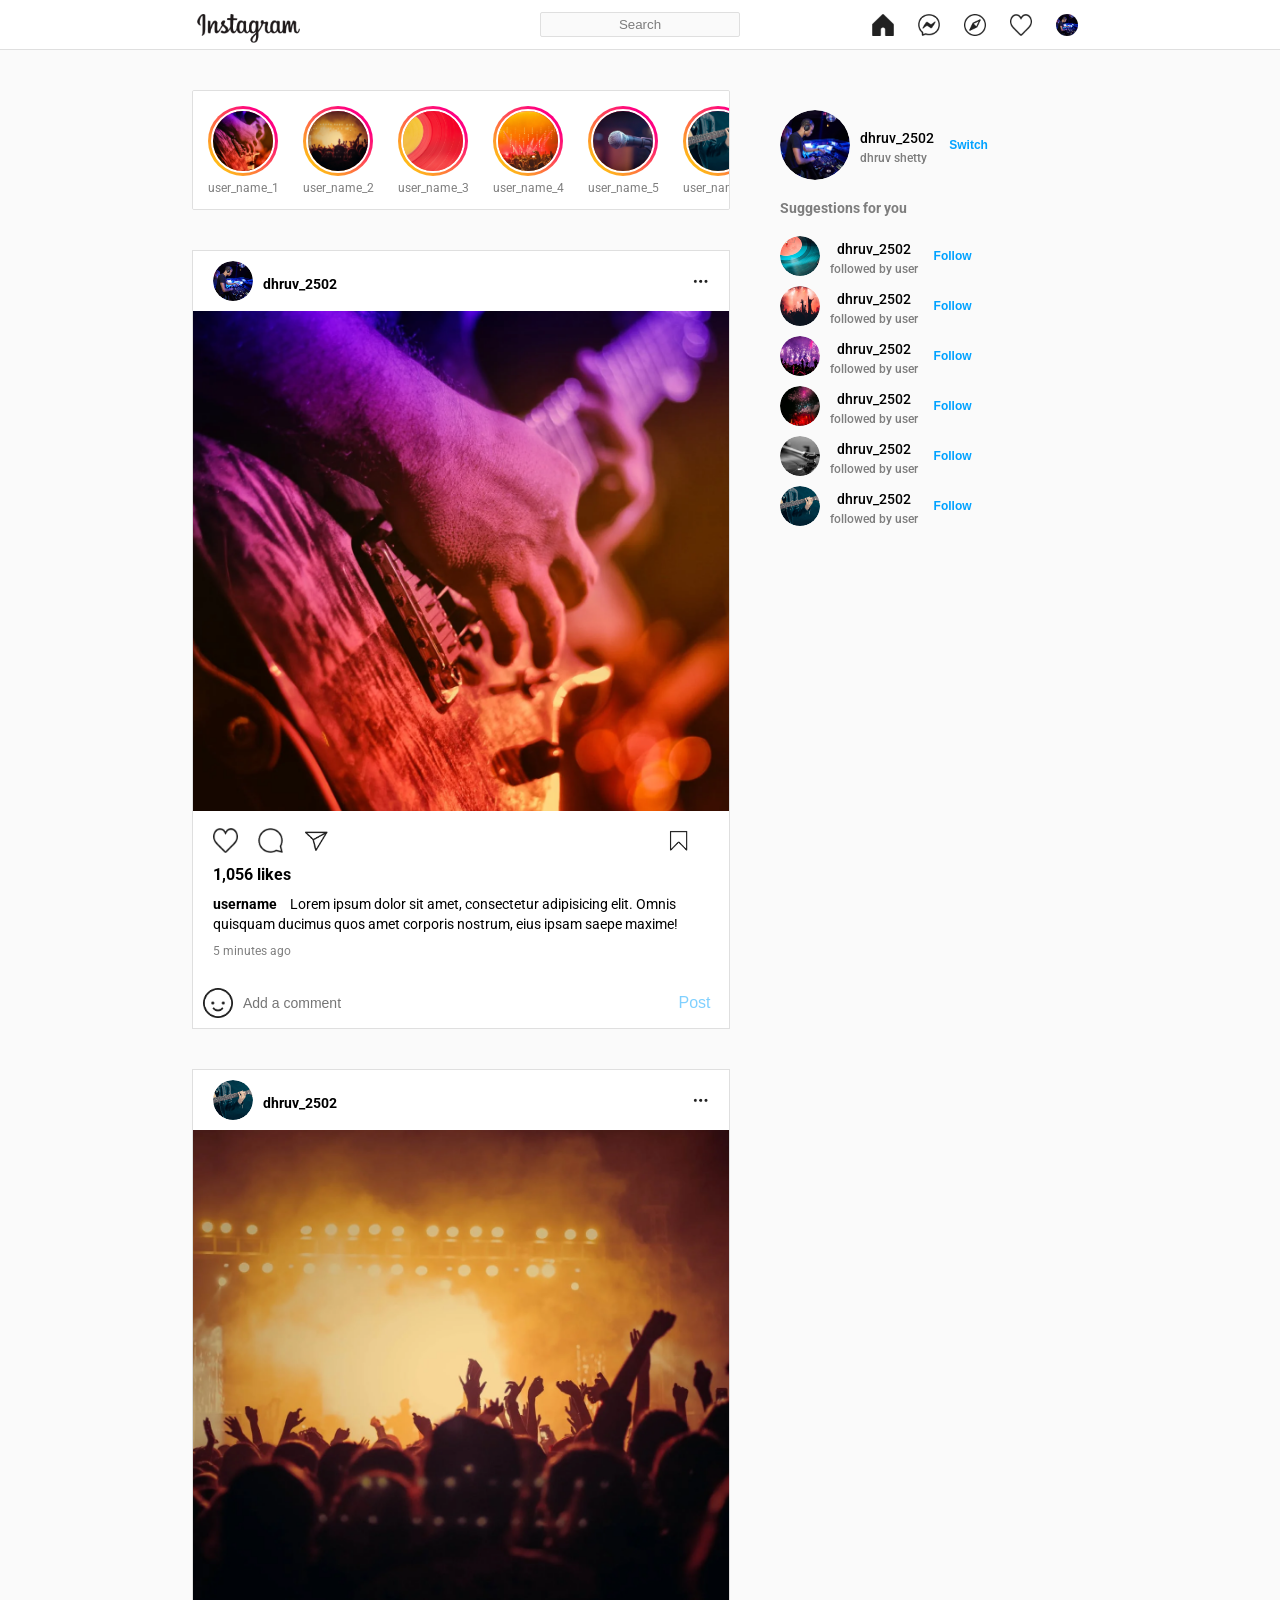
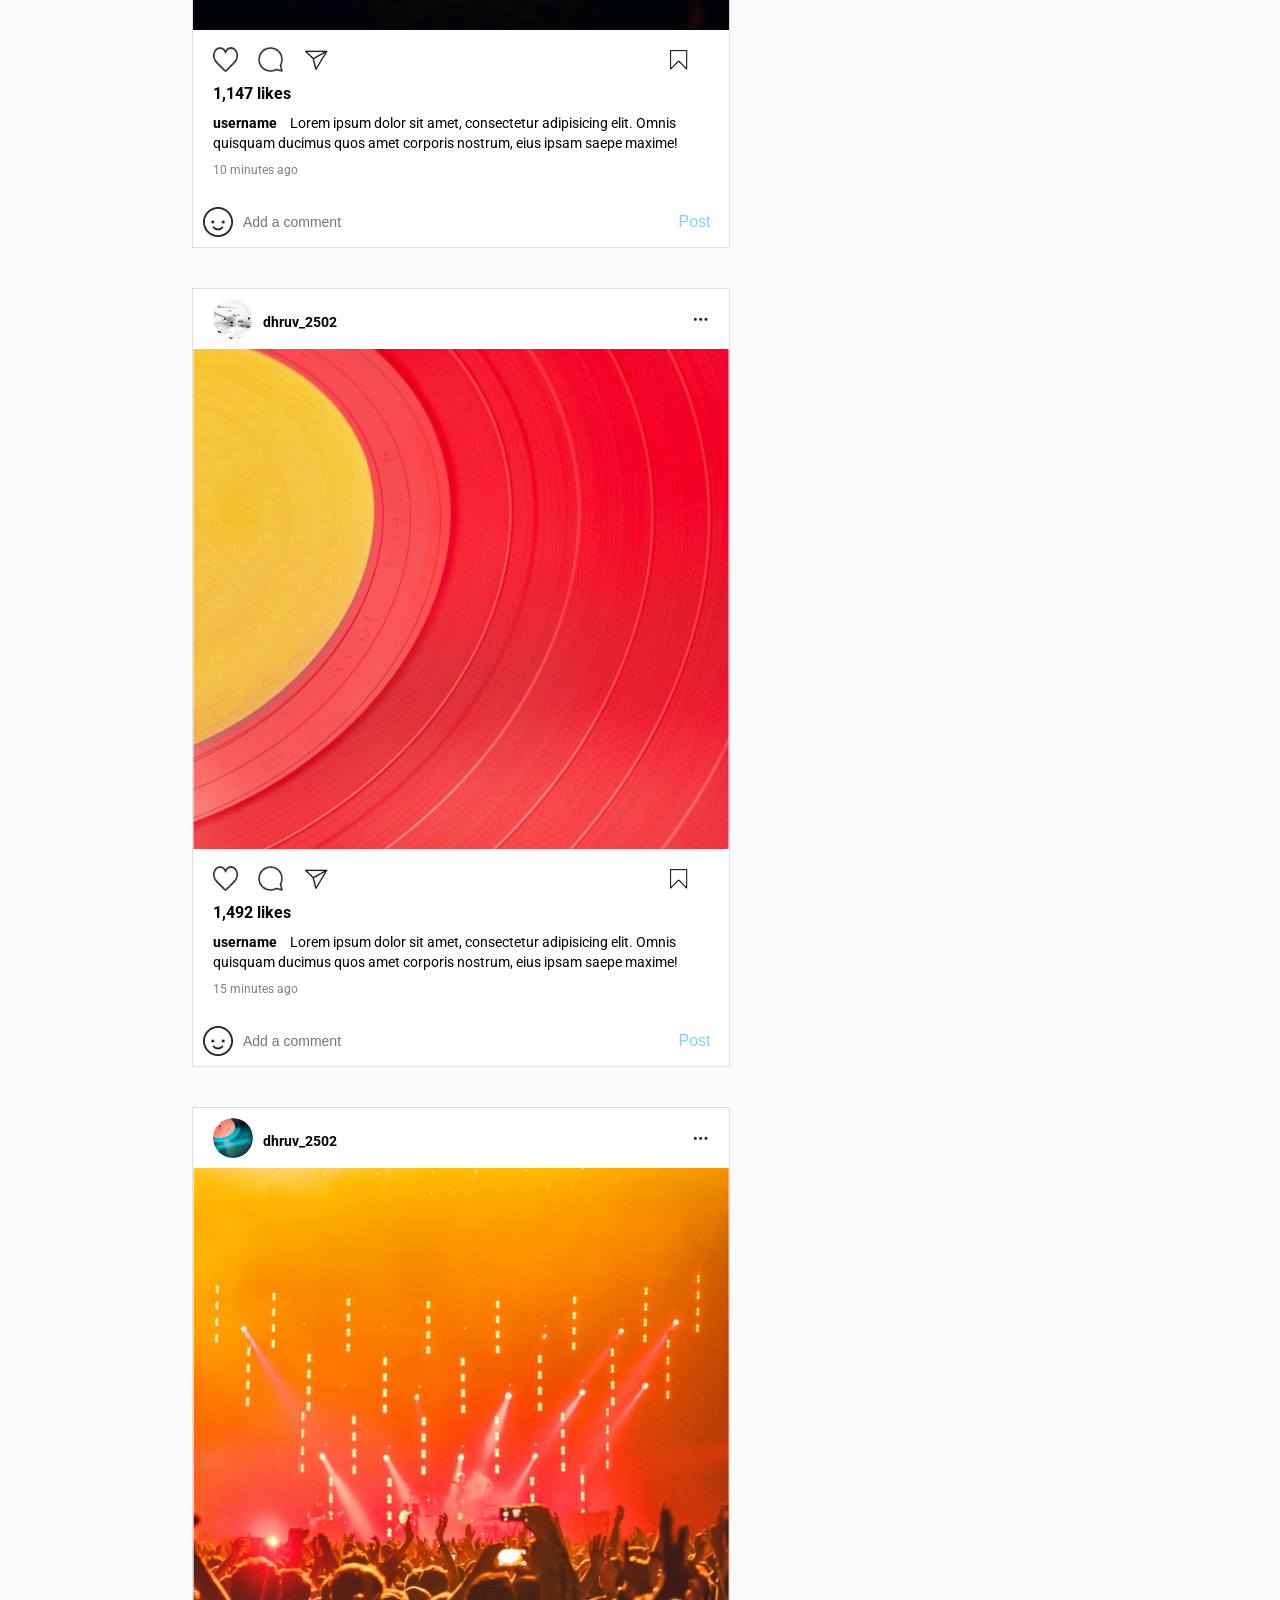
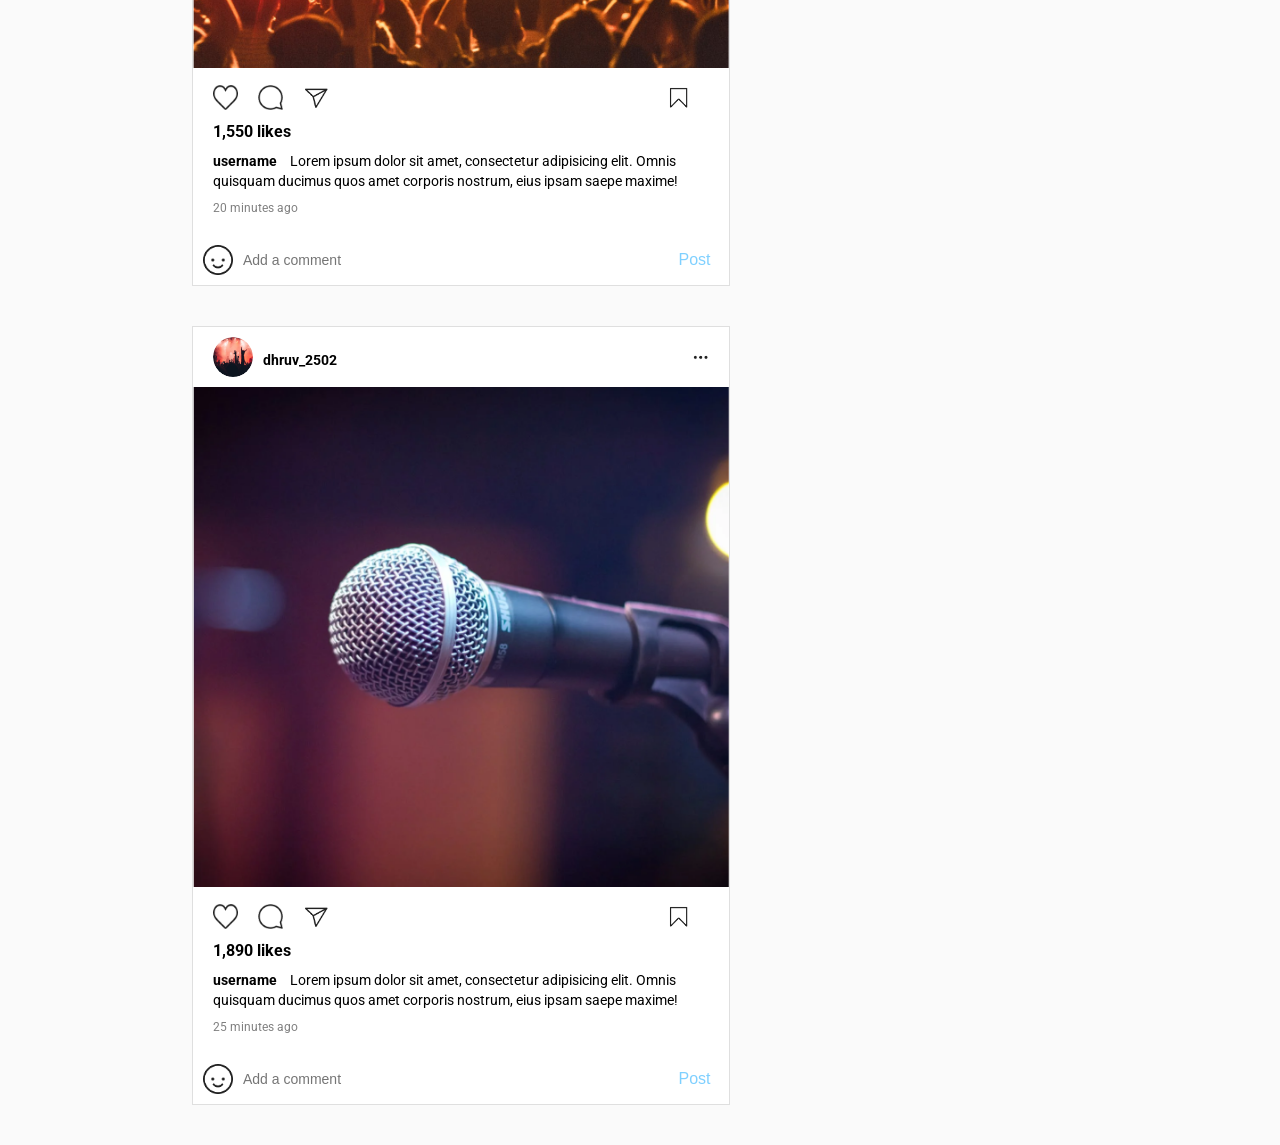
<file: Instagram UI Clone/Instagram UI Clone 2/index.html>
<!DOCTYPE html>
<html lang="en">
<head>
    <meta charset="UTF-8">
    <meta http-equiv="X-UA-Compatible" content="IE=edge">
    <meta name="viewport" content="width=device-width, initial-scale=1.0">
    <link rel="stylesheet" href="style.css">
    <title>Instagram UI Clone</title>
</head>
<body>
    <nav class="navbar">
        <div class="nav-wrapper">
            <img src="img/logo.PNG" class="brand-img" alt="">
            <input type="text" class="search-box" placeholder="search">
            <div class="nav-items">
                <img src="img/home.PNG" class="icon" alt="">
                <img src="img/messenger.PNG" class="icon" alt="">
                <img src="img/explore.PNG" class="icon" alt="">
                <img src="img/like.PNG" class="icon" alt="">
                <div class="icon user-profile"></div>
            </div>
        </div>
    </nav>

    <section class="main">
        <div class="wrapper">
            <div class="left-col">
                <div class="status-wrapper">
                    <div class="status-card">
                        <div class="profile-pic"><img src="img/cover 1.png" alt=""></div>
                        <p class="username">user_name_1</p>
                    </div>
                    <div class="status-card">
                        <div class="profile-pic"><img src="img/cover 2.png" alt=""></div>
                        <p class="username">user_name_2</p>
                    </div>
                    <div class="status-card">
                        <div class="profile-pic"><img src="img/cover 3.png" alt=""></div>
                        <p class="username">user_name_3</p>
                    </div>
                    <div class="status-card">
                        <div class="profile-pic"><img src="img/cover 4.png" alt=""></div>
                        <p class="username">user_name_4</p>
                    </div>
                    <div class="status-card">
                        <div class="profile-pic"><img src="img/cover 5.png" alt=""></div>
                        <p class="username">user_name_5</p>
                    </div>
                    <div class="status-card">
                        <div class="profile-pic"><img src="img/cover 7.png" alt=""></div>
                        <p class="username">user_name_6</p>
                    </div>
                    <div class="status-card">
                        <div class="profile-pic"><img src="img/cover 8.png" alt=""></div>
                        <p class="username">user_name_7</p>
                    </div>
                    <div class="status-card">
                        <div class="profile-pic"><img src="img/cover 9.png" alt=""></div>
                        <p class="username">user_name_8</p>
                    </div>
                </div>

            <div class="post">
                <div class="info">
                    <div class="user">
                        <div class="profile-pic"><img src="img/cover 6.png" alt=""></div>
                        <p class="username">dhruv_2502</p>
                    </div>
                    <img src="img/option.PNG" class="options" alt="">
                </div>
            <img src="img/cover 1.png" class="post-image" alt="">
            <div class="post-content">
                <div class="reaction-wrapper">
                    <img src="img/like.PNG" class="icon" alt="">
                    <img src="img/comment.PNG" class="icon" alt="">
                    <img src="img/send.PNG" class="icon" alt="">
                    <img src="img/save.PNG" class="save icon" alt="">
                </div>
                <p class="likes">1,056 likes</p>
                <p class="description"><span>username </span>Lorem ipsum dolor sit amet, consectetur adipisicing elit. Omnis quisquam ducimus quos amet corporis nostrum, eius ipsam saepe maxime!</p>
                <p class="post-time">5 minutes ago</p>
            </div>
            <div class="comment-wrapper">
                <img src="img/smile.PNG" class="icon" alt="">
                <input type="text" class="comment-box" placeholder="Add a comment">
                <button class="comment-btn">post</button>
            </div>
        </div>

        <div class="post">
            <div class="info">
                <div class="user">
                    <div class="profile-pic"><img src="img/cover 7.png" alt=""></div>
                    <p class="username">dhruv_2502</p>
                </div>
                <img src="img/option.PNG" class="options" alt="">
            </div>
        <img src="img/cover 2.png" class="post-image" alt="">
        <div class="post-content">
            <div class="reaction-wrapper">
                <img src="img/like.PNG" class="icon" alt="">
                <img src="img/comment.PNG" class="icon" alt="">
                <img src="img/send.PNG" class="icon" alt="">
                <img src="img/save.PNG" class="save icon" alt="">
            </div>
            <p class="likes">1,147 likes</p>
            <p class="description"><span>username </span>Lorem ipsum dolor sit amet, consectetur adipisicing elit. Omnis quisquam ducimus quos amet corporis nostrum, eius ipsam saepe maxime!</p>
            <p class="post-time">10 minutes ago</p>
        </div>
        <div class="comment-wrapper">
            <img src="img/smile.PNG" class="icon" alt="">
            <input type="text" class="comment-box" placeholder="Add a comment">
            <button class="comment-btn">post</button>
        </div>
    </div>

    <div class="post">
        <div class="info">
            <div class="user">
                <div class="profile-pic"><img src="img/cover 8.png" alt=""></div>
                <p class="username">dhruv_2502</p>
            </div>
            <img src="img/option.PNG" class="options" alt="">
        </div>
    <img src="img/cover 3.png" class="post-image" alt="">
    <div class="post-content">
        <div class="reaction-wrapper">
            <img src="img/like.PNG" class="icon" alt="">
            <img src="img/comment.PNG" class="icon" alt="">
            <img src="img/send.PNG" class="icon" alt="">
            <img src="img/save.PNG" class="save icon" alt="">
        </div>
        <p class="likes">1,492 likes</p>
        <p class="description"><span>username </span>Lorem ipsum dolor sit amet, consectetur adipisicing elit. Omnis quisquam ducimus quos amet corporis nostrum, eius ipsam saepe maxime!</p>
        <p class="post-time">15 minutes ago</p>
    </div>
    <div class="comment-wrapper">
        <img src="img/smile.PNG" class="icon" alt="">
        <input type="text" class="comment-box" placeholder="Add a comment">
        <button class="comment-btn">post</button>
    </div>
</div>

<div class="post">
    <div class="info">
        <div class="user">
            <div class="profile-pic"><img src="img/cover 9.png" alt=""></div>
            <p class="username">dhruv_2502</p>
        </div>
        <img src="img/option.PNG" class="options" alt="">
    </div>
<img src="img/cover 4.png" class="post-image" alt="">
<div class="post-content">
    <div class="reaction-wrapper">
        <img src="img/like.PNG" class="icon" alt="">
        <img src="img/comment.PNG" class="icon" alt="">
        <img src="img/send.PNG" class="icon" alt="">
        <img src="img/save.PNG" class="save icon" alt="">
    </div>
    <p class="likes">1,550 likes</p>
    <p class="description"><span>username </span>Lorem ipsum dolor sit amet, consectetur adipisicing elit. Omnis quisquam ducimus quos amet corporis nostrum, eius ipsam saepe maxime!</p>
    <p class="post-time">20 minutes ago</p>
</div>
<div class="comment-wrapper">
    <img src="img/smile.PNG" class="icon" alt="">
    <input type="text" class="comment-box" placeholder="Add a comment">
    <button class="comment-btn">post</button>
</div>
</div>

<div class="post">
    <div class="info">
        <div class="user">
            <div class="profile-pic"><img src="img/cover 10.png" alt=""></div>
            <p class="username">dhruv_2502</p>
        </div>
        <img src="img/option.PNG" class="options" alt="">
    </div>
<img src="img/cover 5.png" class="post-image" alt="">
<div class="post-content">
    <div class="reaction-wrapper">
        <img src="img/like.PNG" class="icon" alt="">
        <img src="img/comment.PNG" class="icon" alt="">
        <img src="img/send.PNG" class="icon" alt="">
        <img src="img/save.PNG" class="save icon" alt="">
    </div>
    <p class="likes">1,890 likes</p>
    <p class="description"><span>username </span>Lorem ipsum dolor sit amet, consectetur adipisicing elit. Omnis quisquam ducimus quos amet corporis nostrum, eius ipsam saepe maxime!</p>
    <p class="post-time">25 minutes ago</p>
</div>
<div class="comment-wrapper">
    <img src="img/smile.PNG" class="icon" alt="">
    <input type="text" class="comment-box" placeholder="Add a comment">
    <button class="comment-btn">post</button>
</div>
</div>
    </div>

            <div class="right-col">
                <div class="profile-card">
                    <div class="profile-pic">
                        <img src="img/cover 6.png" alt="">
                    </div>
                    <div>
                        <p class="username">dhruv_2502</p>
                        <p class="sub-text">dhruv shetty</p>
                    </div>
                    <button class="action-btn">switch</button>
                </div>
                <p class="suggestion-text">Suggestions for you</p>
                <div class="profile-card">
                    <div class="profile-pic">
                        <img src="img/cover 9.png" alt="">
                    </div>
                    <div>
                        <p class="username">dhruv_2502</p>
                        <p class="sub-text">followed by user</p>
                    </div>
                    <button class="action-btn">follow</button>
                </div>
                
                <div class="profile-card">
                    <div class="profile-pic">
                        <img src="img/cover 10.png" alt="">
                    </div>
                    <div>
                        <p class="username">dhruv_2502</p>
                        <p class="sub-text">followed by user</p>
                    </div>
                    <button class="action-btn">follow</button>
                </div>

                <div class="profile-card">
                    <div class="profile-pic">
                        <img src="img/cover 11.png" alt="">
                    </div>
                    <div>
                        <p class="username">dhruv_2502</p>
                        <p class="sub-text">followed by user</p>
                    </div>
                    <button class="action-btn">follow</button>
                </div>

                <div class="profile-card">
                    <div class="profile-pic">
                        <img src="img/cover 12.png" alt="">
                    </div>
                    <div>
                        <p class="username">dhruv_2502</p>
                        <p class="sub-text">followed by user</p>
                    </div>
                    <button class="action-btn">follow</button>
                </div>

                <div class="profile-card">
                    <div class="profile-pic">
                        <img src="img/cover 13.png" alt="">
                    </div>
                    <div>
                        <p class="username">dhruv_2502</p>
                        <p class="sub-text">followed by user</p>
                    </div>
                    <button class="action-btn">follow</button>
                </div>

                <div class="profile-card">
                    <div class="profile-pic">
                        <img src="img/cover 7.png" alt="">
                    </div>
                    <div>
                        <p class="username">dhruv_2502</p>
                        <p class="sub-text">followed by user</p>
                    </div>
                    <button class="action-btn">follow</button>
                </div>
            </div>
        </div>
    </section>
</body>
</html>
</file>
<file: Instagram UI Clone/Instagram UI Clone 2/style.css>
@import url('https://fonts.googleapis.com/css2?family=Roboto:wght@300;400;500;700;900&display=swap');

*{
    margin: 0;
    padding: 0;
    box-sizing: border-box;
}

*:focus{
    outline: none;
}

body{
    width: 100%;
    background: #fafafa;
    position: relative;
    font-family: 'Roboto', sans-serif;
}

.navbar{
    position: fixed;
    top: 0;
    left: 0;
    width: 100%;
    height: 50px;
    background: #fff;
    border-bottom: 1px solid #dfdfdf;
    display: flex;
    justify-content: center;
    padding: 5px 0;
}

.nav-wrapper{
    width: 70%;
    max-width: 1000px;
    height: 100%;
    display: flex;
    justify-content: space-between;
    align-items: center;
}

.brand-img{
    height: 100%;
    margin-top: 5px;
}

.search-box{
    position: absolute;
    left: 50%;
    transform: translate(-50%);
    width: 200px;
    height: 25px;
    background: #fafafa;
    border: 1px solid #dfdfdf;
    border-radius: 2px;
    color: rgba(0, 0, 0, 0.5);
    text-align: center;
    text-transform: capitalize;
}

.search-box::placeholder{
    color: rgba(0, 0, 0, 0.5);
}

.nav-items{
    height: 22px;
    position: relative;
}

.icon{
    height: 100%;
    cursor: pointer;
    margin: 0 10px;
    display: inline-block;
}

.user-profile{
    width: 22px;
    border-radius: 50%;
    background-image: url(img/cover\ 6.png);
    background-size: cover;
}

.main{
    width: 100%;
    padding: 40px 0;
    display: flex;
    justify-content: center;
    margin-top: 50px;
}

.wrapper{
    width: 70%;
    max-width: 1000px;
    display: grid;
    grid-template-columns: 60% 40%;
    grid-gap: 30px;
}

.left-col{
    display: flex;
    flex-direction: column;
}

.status-wrapper{
    width: 100%;
    height: 120px;
    background: #fff;
    border: 1px solid #dfdfdf;
    border-radius: 2px;
    padding: 10px;
    padding-right: 0;
    display: flex;
    align-items: center;
    overflow: hidden;
    overflow-x: auto;
}

.status-wrapper::-webkit-scrollbar{
    display: none;
}

.status-card{
    flex: 0 0 auto;
    width: 80px;
    max-width: 80px;
    display: flex;
    flex-direction: column;
    align-items: center;
    margin-right: 15px;
}

.profile-pic{
    width: 70px;
    height: 70px;
    border-radius: 50%;
    overflow: hidden;
    padding: 3px;
    background: linear-gradient(45deg, rgb(255, 230, 0), rgb(255, 0, 128) 80%);
}

.profile-pic img{
    width: 100%;
    height: 100%;
    object-fit: cover;
    border-radius: 50%;
    border: 2px solid #fff;
}

.username{
    width: 100%;
    overflow: hidden;
    text-align: center;
    font-size: 12px;
    margin-top: 5px;
    color: rgba(0, 0, 0, 0.5);
}

.post{
    width: 100%;
    height: auto;
    background: #fff;
    border: 1px solid #dfdfdf;
    margin-top: 40px;
}

.info{
    width: 100%;
    height: 60px;
    display: flex;
    justify-content: space-between;
    align-items: center;
    padding: 0 20px;
}

.info .username{
    width: auto;
    font-weight: bold;
    color: #000;
    font-size: 14px;
    margin-left: 10px;
}

.info .options{
    height: 10px;
    cursor: pointer;
}

.info .user{
    display: flex;
    align-items: center;
}

.info .profile-pic{
    height: 40px;
    width: 40px;
    padding: 0;
    background: none;
}

.info .profile-pic img{
    border: none;
}

.post-image{
    width: 100%;
    height: 500px;
    object-fit: cover;
}

.post-content{
    width: 100%;
    padding: 20px;
}

.likes{
    font-weight: bold;
}

.description{
    margin: 10px 0;
    font-size: 14px;
    line-height: 20px;
}

.description span{
    font-weight: bold;
    margin-right: 10px;
}

.post-time{
    color: rgba(0, 0, 0, 0.5);
    font-size: 12px;
}

.comment-wrapper{
    width: 100%;
    height: 50px;
    border-radius: 1px solid #dfdfdf;
    display: flex;
    justify-content: space-between;
    align-items: center;
}

.comment-wrapper .icon{
    height: 30px;
}

.comment-box{
    width: 80%;
    height: 100%;
    border: none;
    outline: none;
    font-size: 14px;
}

.comment-btn,
.action-btn{
    width: 70px;
    height: 100%;
    background: none;
    border: none;
    outline: none;
    text-transform: capitalize;
    font-size: 16px;
    color: rgb(0, 162, 255);
    opacity: 0.5;
}

.reaction-wrapper{
    width: 100%;
    height: 50px;
    display: flex;
    margin-top: -20px;
    align-items: center;
}

.reaction-wrapper .icon{
    height: 25px;
    margin: 0;
    margin-right: 20px;
}

.reaction-wrapper .icon.save{
    margin-left: auto;
}

.right-col{
    padding: 20px;
}

.profile-card{
    width: fit-content;
    display: flex;
    justify-content: center;
    align-items: center;
    margin-bottom: 10px;
}

.profile-card .profile-pic{
    flex: 0 0 auto;
    padding: 0;
    background: none;
    width: 40px;
    height: 40px;
    margin-right: 10px;
}

.profile-card:first-child .profile-pic{
    width: 70px;
    height: 70px;
}

.profile-card .profile-pic img{
    border: none;
}

.profile-card .username{
    font-weight: 500;
    font-size: 14px;
    color: #000;
}

.sub-text{
    color: rgba(0, 0, 0, 0.5);
    font-size: 12px;
    font-weight: 500;
    margin-top: 5px;
}

.action-btn{
    opacity: 1;
    font-weight: 700;
    font-size: 12px;
    cursor: pointer;
}

.suggestion-text{
    font-size: 14px;
    color: rgba(0, 0, 0, 0.5);
    font-weight: 700;
    margin: 20px 0;
}

@media (max-width: 1100px){
    .right-col, .search-box{
        display: none;
    }
    .nav-wrapper, .wrapper{
        width: 90%;
    }
    .wrapper{
        display: block;
    }
}

@media (max-width: 500px){
    .nav-items .icon{
        margin: 0 5px;
    }
    .post-image{
        height: 300px;
    }
}
</file>
